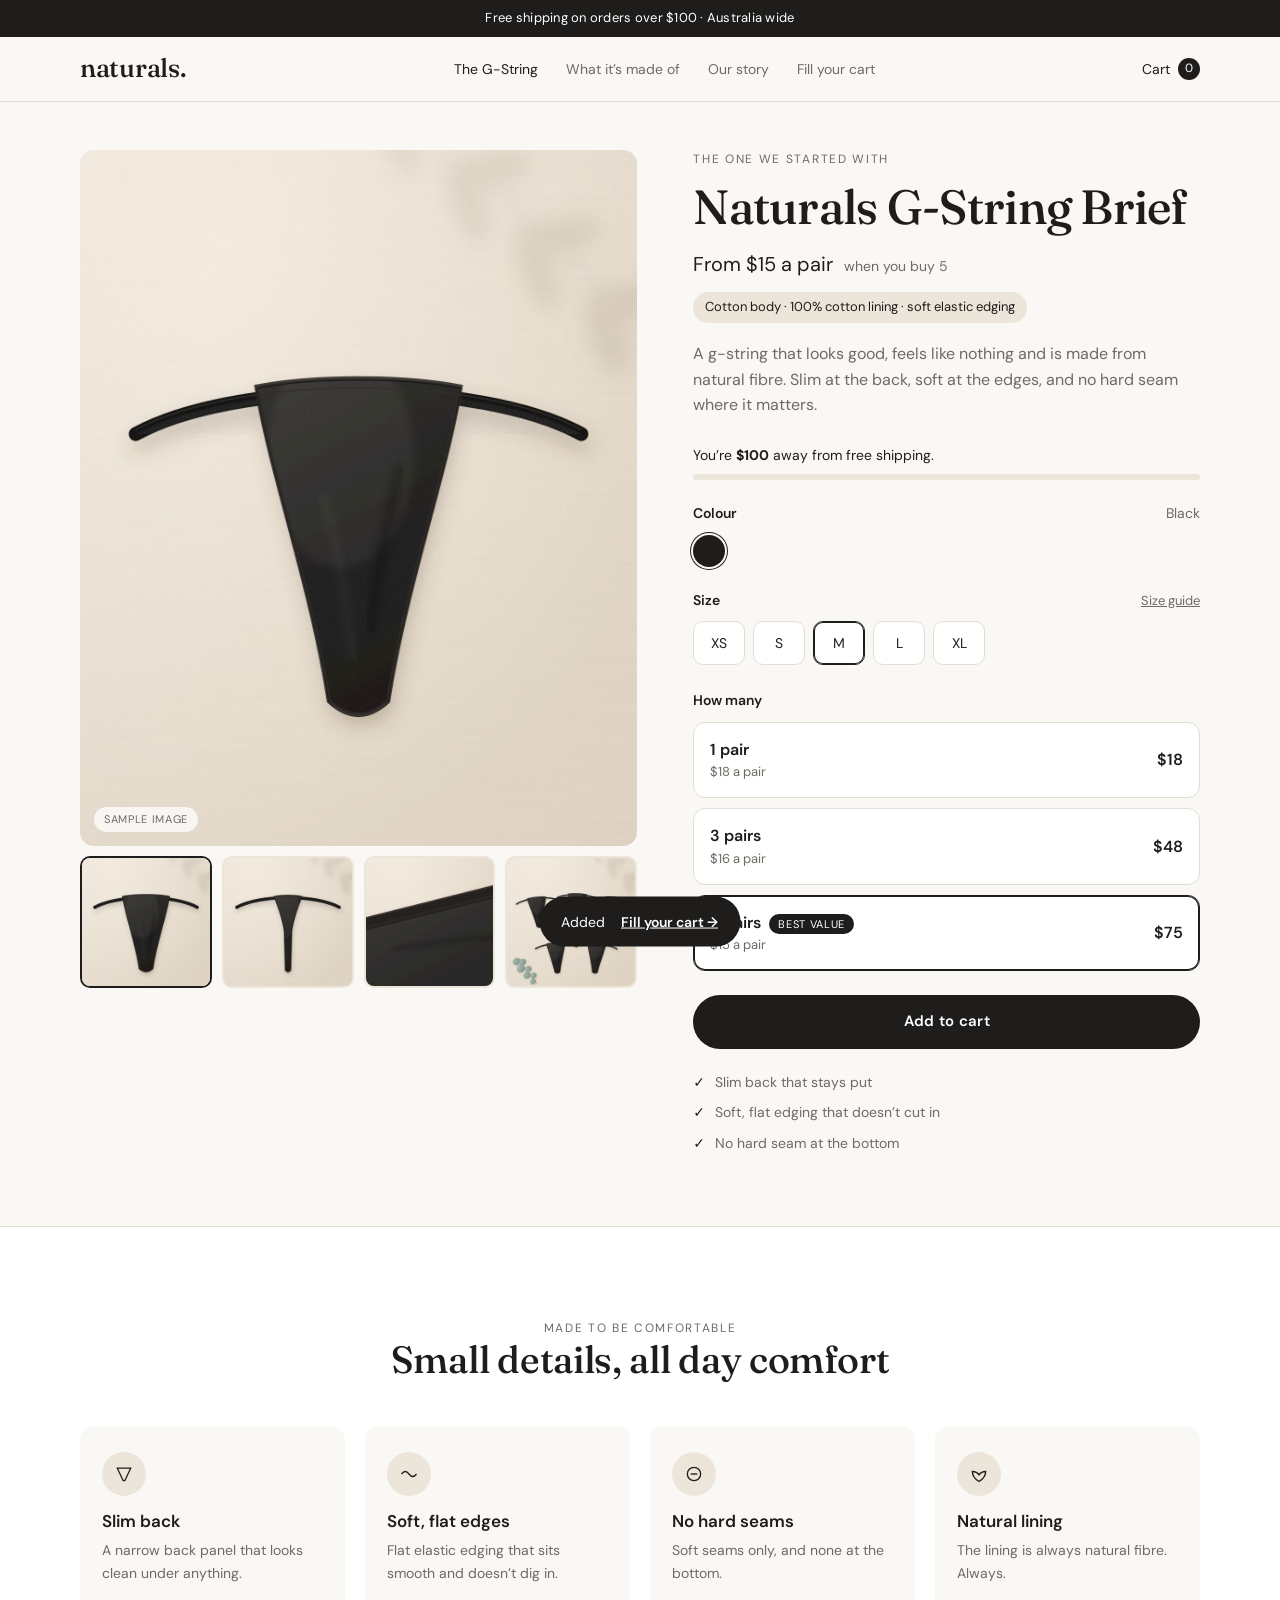
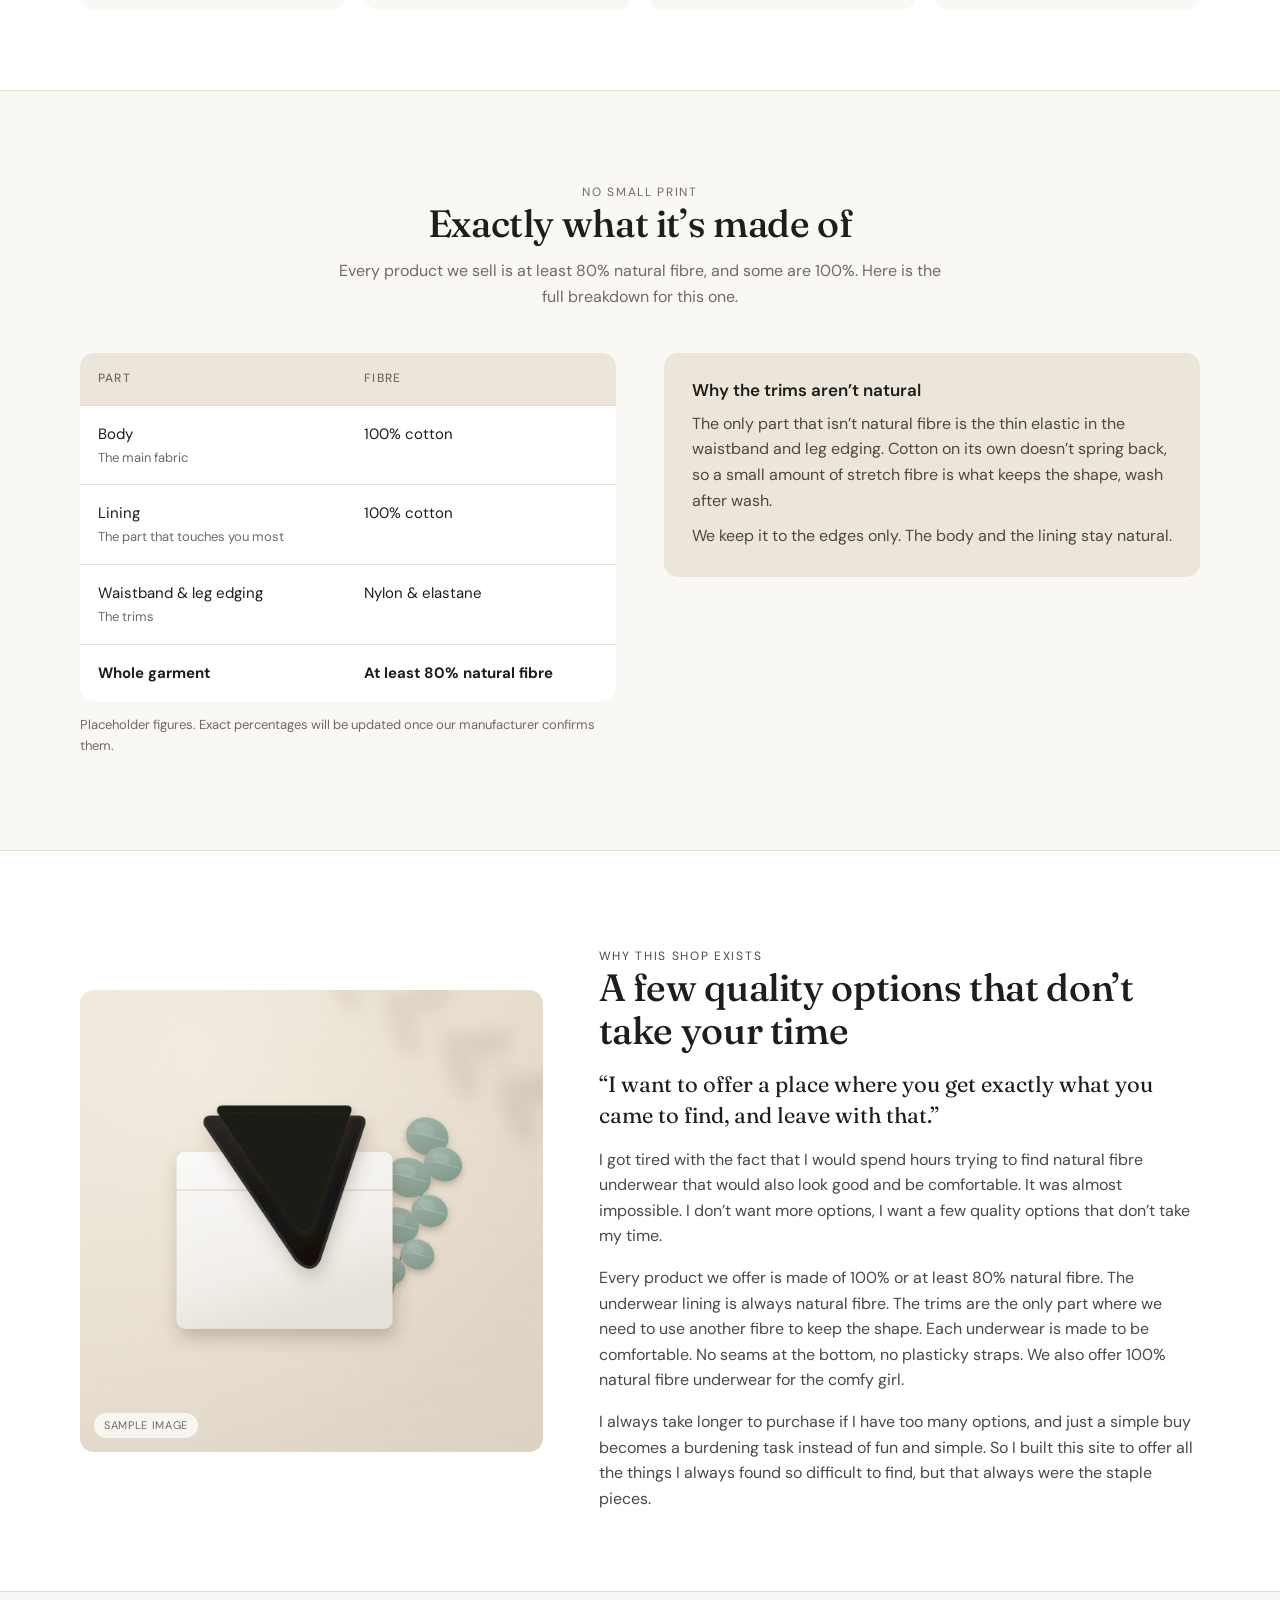
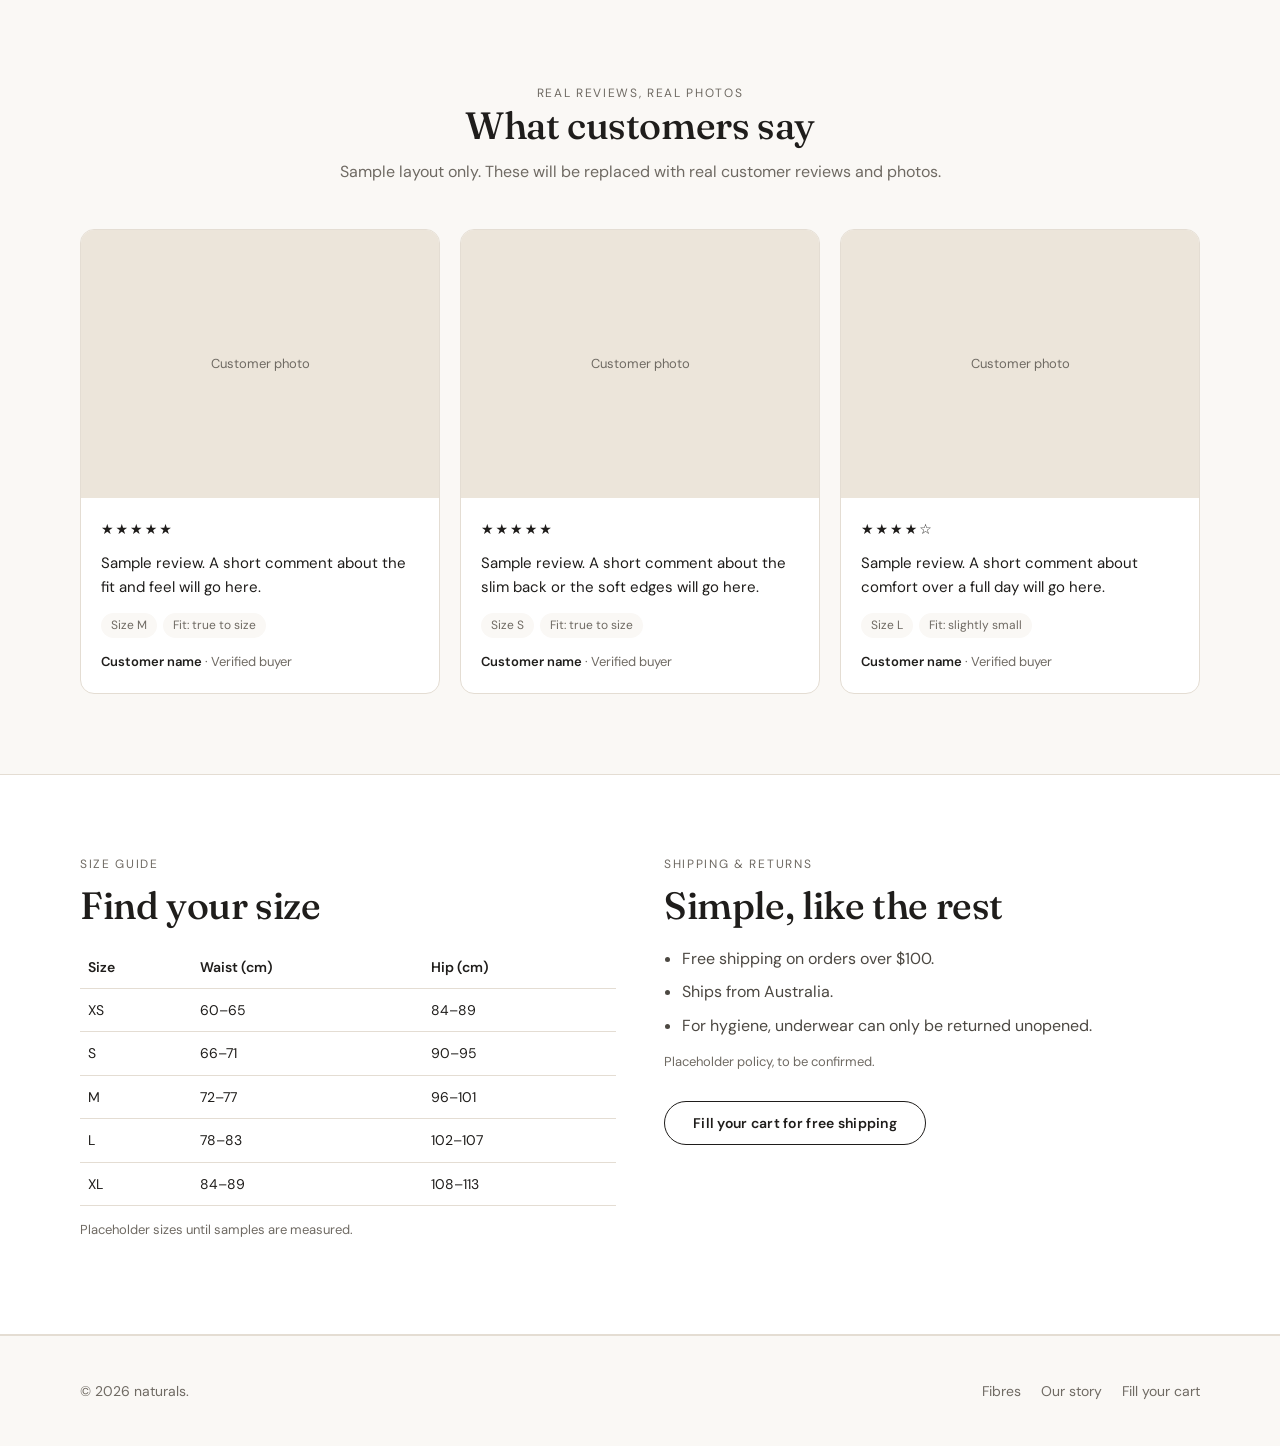
<file: index.html>
<!doctype html>
<html lang="en-AU">
<head>
  <meta charset="utf-8">
  <meta name="viewport" content="width=device-width, initial-scale=1">
  <title>Naturals G-String Brief, Black</title>
  <meta name="description" content="A natural-fibre g-string that looks good and feels good. Cotton body, natural lining, slim back, soft edges.">
  <link rel="preconnect" href="https://fonts.googleapis.com">
  <link rel="preconnect" href="https://fonts.gstatic.com" crossorigin>
  <link href="https://fonts.googleapis.com/css2?family=DM+Sans:wght@400;500;600&family=Fraunces:opsz,wght@9..144,400;9..144,500&display=swap" rel="stylesheet">
  <link rel="stylesheet" href="css/style.css">
</head>
<body>

  <div class="announce">Free shipping on orders over <span data-free-min>$100</span> · Australia wide</div>

  <header class="site-header">
    <div class="wrap">
      <a class="logo" href="index.html">naturals.</a>
      <nav class="nav" aria-label="Main">
        <a href="index.html" aria-current="page">The G-String</a>
        <a href="#fibres">What it’s made of</a>
        <a href="#story">Our story</a>
        <a href="fill-your-cart.html">Fill your cart</a>
      </nav>
      <a class="cart-link" href="fill-your-cart.html" aria-label="Cart">
        Cart <span class="cart-count" data-cart-count>0</span>
      </a>
    </div>
  </header>

  <main>
    <!-- ================= PRODUCT ================= -->
    <div class="wrap">
      <div class="product">
        <div class="gallery">
          <div class="gallery-main">
            <img id="gallery-img" src="images/gstring-front.jpg" alt="Naturals G-String Brief in black, front view" width="1200" height="1500">
            <span class="placeholder-tag">Sample image</span>
          </div>
          <div class="thumbs" role="group" aria-label="Photos">
            <button class="thumb" type="button" aria-pressed="true" data-src="images/gstring-front.jpg" data-alt="Front view"><img src="images/gstring-front.jpg" alt="" loading="lazy"><span class="sr-only">Front</span></button>
            <button class="thumb" type="button" aria-pressed="false" data-src="images/gstring-back.jpg" data-alt="Slim back view"><img src="images/gstring-back.jpg" alt="" loading="lazy"><span class="sr-only">Slim back</span></button>
            <button class="thumb" type="button" aria-pressed="false" data-src="images/gstring-edge.jpg" data-alt="Close-up of the soft flat elastic edge"><img src="images/gstring-edge.jpg" alt="" loading="lazy"><span class="sr-only">Soft edge close-up</span></button>
            <button class="thumb" type="button" aria-pressed="false" data-src="images/gstring-5pack.jpg" data-alt="Five black g-strings laid out"><img src="images/gstring-5pack.jpg" alt="" loading="lazy"><span class="sr-only">5-pair pack</span></button>
          </div>
        </div>

        <div class="buy">
          <p class="eyebrow">The one we started with</p>
          <h1>Naturals G-String Brief</h1>
          <p class="price">From <span data-from-price>$15</span> a pair <small>when you buy 5</small></p>
          <span class="fibre-line">Cotton body · 100% cotton lining · soft elastic edging</span>
          <p class="lede">A g-string that looks good, feels like nothing and is made from natural fibre. Slim at the back, soft at the edges, and no hard seam where it matters.</p>

          <div class="ship-progress">
            <span data-ship-text>You’re <b>$100</b> away from free shipping.</span>
            <div class="bar"><i data-ship-bar></i></div>
          </div>

          <form id="product-form">
            <p class="option-label">Colour <span style="font-weight:400;color:var(--muted)">Black</span></p>
            <div class="choices" style="margin-bottom:22px">
              <span title="Black" style="width:32px;height:32px;border-radius:50%;background:#1f1d1b;box-shadow:0 0 0 2px var(--bg),0 0 0 3px var(--ink)"></span>
            </div>

            <p class="option-label">Size <a href="#sizes">Size guide</a></p>
            <div class="choices">
              <label class="choice"><input type="radio" name="size" value="XS"><span>XS</span></label>
              <label class="choice"><input type="radio" name="size" value="S"><span>S</span></label>
              <label class="choice"><input type="radio" name="size" value="M" checked><span>M</span></label>
              <label class="choice"><input type="radio" name="size" value="L"><span>L</span></label>
              <label class="choice"><input type="radio" name="size" value="XL"><span>XL</span></label>
            </div>

            <p class="option-label">How many</p>
            <div class="packs">
              <label class="pack">
                <input type="radio" name="pack" value="1">
                <span><span><b>1 pair</b><span class="each" data-pack-each="1"></span></span><span class="amt" data-pack-price="1"></span></span>
              </label>
              <label class="pack">
                <input type="radio" name="pack" value="3">
                <span><span><b>3 pairs</b><span class="each" data-pack-each="3"></span></span><span class="amt" data-pack-price="3"></span></span>
              </label>
              <label class="pack">
                <input type="radio" name="pack" value="5" checked>
                <span><span><b>5 pairs</b><span class="badge">Best value</span><span class="each" data-pack-each="5"></span></span><span class="amt" data-pack-price="5"></span></span>
              </label>
            </div>

            <button class="btn" type="submit">Add to cart</button>
          </form>

          <ul class="ticks">
            <li>Slim back that stays put</li>
            <li>Soft, flat edging that doesn’t cut in</li>
            <li>No hard seam at the bottom</li>
          </ul>
        </div>
      </div>
    </div>

    <!-- ================= FEATURES ================= -->
    <section class="block tint">
      <div class="wrap">
        <div class="section-head">
          <p class="eyebrow">Made to be comfortable</p>
          <h2>Small details, all day comfort</h2>
        </div>
        <div class="features">
          <div class="feature">
            <div class="icon"><svg width="20" height="20" viewBox="0 0 24 24" fill="none" stroke="#1f1d1b" stroke-width="1.6"><path d="M4 5h16L13 20h-2z"/></svg></div>
            <h3>Slim back</h3>
            <p>A narrow back panel that looks clean under anything.</p>
          </div>
          <div class="feature">
            <div class="icon"><svg width="20" height="20" viewBox="0 0 24 24" fill="none" stroke="#1f1d1b" stroke-width="1.6"><path d="M3 12c3-4 6-4 9 0s6 4 9 0"/></svg></div>
            <h3>Soft, flat edges</h3>
            <p>Flat elastic edging that sits smooth and doesn’t dig in.</p>
          </div>
          <div class="feature">
            <div class="icon"><svg width="20" height="20" viewBox="0 0 24 24" fill="none" stroke="#1f1d1b" stroke-width="1.6"><circle cx="12" cy="12" r="8"/><path d="M8 12h8"/></svg></div>
            <h3>No hard seams</h3>
            <p>Soft seams only, and none at the bottom.</p>
          </div>
          <div class="feature">
            <div class="icon"><svg width="20" height="20" viewBox="0 0 24 24" fill="none" stroke="#1f1d1b" stroke-width="1.6"><path d="M12 21c-5-3-8-7-8-12 4 0 6 1 8 4 2-3 4-4 8-4 0 5-3 9-8 12z"/></svg></div>
            <h3>Natural lining</h3>
            <p>The lining is always natural fibre. Always.</p>
          </div>
        </div>
      </div>
    </section>

    <!-- ================= FIBRES ================= -->
    <section class="block" id="fibres">
      <div class="wrap">
        <div class="section-head">
          <p class="eyebrow">No small print</p>
          <h2>Exactly what it’s made of</h2>
          <p>Every product we sell is at least 80% natural fibre, and some are 100%. Here is the full breakdown for this one.</p>
        </div>
        <div class="fibres">
          <div>
            <table class="fibre-table">
              <thead><tr><th>Part</th><th>Fibre</th></tr></thead>
              <tbody>
                <tr><td>Body<small>The main fabric</small></td><td>100% cotton</td></tr>
                <tr><td>Lining<small>The part that touches you most</small></td><td>100% cotton</td></tr>
                <tr><td>Waistband &amp; leg edging<small>The trims</small></td><td>Nylon &amp; elastane</td></tr>
                <tr><td><b>Whole garment</b></td><td><b>At least 80% natural fibre</b></td></tr>
              </tbody>
            </table>
            <p class="note">Placeholder figures. Exact percentages will be updated once our manufacturer confirms them.</p>
          </div>
          <div class="why">
            <h3>Why the trims aren’t natural</h3>
            <p>The only part that isn’t natural fibre is the thin elastic in the waistband and leg edging. Cotton on its own doesn’t spring back, so a small amount of stretch fibre is what keeps the shape, wash after wash.</p>
            <p>We keep it to the edges only. The body and the lining stay natural.</p>
          </div>
        </div>
      </div>
    </section>

    <!-- ================= STORY ================= -->
    <section class="block tint" id="story">
      <div class="wrap story">
        <div class="story-img">
          <img src="images/story.jpg" alt="Folded black g-strings on a white tee with a gum leaf sprig" loading="lazy">
          <span class="placeholder-tag">Sample image</span>
        </div>
        <div class="story-text">
          <p class="eyebrow">Why this shop exists</p>
          <h2>A few quality options that don’t take your time</h2>
          <p class="pull">“I want to offer a place where you get exactly what you came to find, and leave with that.”</p>
          <p>I got tired with the fact that I would spend hours trying to find natural fibre underwear that would also look good and be comfortable. It was almost impossible. I don’t want more options, I want a few quality options that don’t take my time.</p>
          <p>Every product we offer is made of 100% or at least 80% natural fibre. The underwear lining is always natural fibre. The trims are the only part where we need to use another fibre to keep the shape. Each underwear is made to be comfortable. No seams at the bottom, no plasticky straps. We also offer 100% natural fibre underwear for the comfy girl.</p>
          <p>I always take longer to purchase if I have too many options, and just a simple buy becomes a burdening task instead of fun and simple. So I built this site to offer all the things I always found so difficult to find, but that always were the staple pieces.</p>
        </div>
      </div>
    </section>

    <!-- ================= REVIEWS ================= -->
    <section class="block" id="reviews">
      <div class="wrap">
        <div class="section-head">
          <p class="eyebrow">Real reviews, real photos</p>
          <h2>What customers say</h2>
          <p>Sample layout only. These will be replaced with real customer reviews and photos.</p>
        </div>
        <div class="reviews">
          <article class="review">
            <div class="photo">Customer photo</div>
            <div class="body">
              <div class="stars" aria-label="5 out of 5">★★★★★</div>
              <p>Sample review. A short comment about the fit and feel will go here.</p>
              <div class="meta"><span>Size M</span><span>Fit: true to size</span></div>
              <div class="who">Customer name <em>· Verified buyer</em></div>
            </div>
          </article>
          <article class="review">
            <div class="photo">Customer photo</div>
            <div class="body">
              <div class="stars" aria-label="5 out of 5">★★★★★</div>
              <p>Sample review. A short comment about the slim back or the soft edges will go here.</p>
              <div class="meta"><span>Size S</span><span>Fit: true to size</span></div>
              <div class="who">Customer name <em>· Verified buyer</em></div>
            </div>
          </article>
          <article class="review">
            <div class="photo">Customer photo</div>
            <div class="body">
              <div class="stars" aria-label="4 out of 5">★★★★☆</div>
              <p>Sample review. A short comment about comfort over a full day will go here.</p>
              <div class="meta"><span>Size L</span><span>Fit: slightly small</span></div>
              <div class="who">Customer name <em>· Verified buyer</em></div>
            </div>
          </article>
        </div>
      </div>
    </section>

    <!-- ================= SIZE + SHIPPING ================= -->
    <section class="block tint" id="sizes">
      <div class="wrap two-col">
        <div>
          <p class="eyebrow">Size guide</p>
          <h2>Find your size</h2>
          <table class="size-table">
            <thead><tr><th>Size</th><th>Waist (cm)</th><th>Hip (cm)</th></tr></thead>
            <tbody>
              <tr><td>XS</td><td>60–65</td><td>84–89</td></tr>
              <tr><td>S</td><td>66–71</td><td>90–95</td></tr>
              <tr><td>M</td><td>72–77</td><td>96–101</td></tr>
              <tr><td>L</td><td>78–83</td><td>102–107</td></tr>
              <tr><td>XL</td><td>84–89</td><td>108–113</td></tr>
            </tbody>
          </table>
          <p class="note">Placeholder sizes until samples are measured.</p>
        </div>
        <div>
          <p class="eyebrow">Shipping &amp; returns</p>
          <h2>Simple, like the rest</h2>
          <ul class="plain-list">
            <li>Free shipping on orders over <span data-free-min>$100</span>.</li>
            <li>Ships from Australia.</li>
            <li>For hygiene, underwear can only be returned unopened.</li>
          </ul>
          <p class="note">Placeholder policy, to be confirmed.</p>
          <p style="margin-top:28px"><a class="btn secondary small" href="fill-your-cart.html">Fill your cart for free shipping</a></p>
        </div>
      </div>
    </section>
  </main>

  <footer>
    <div class="wrap">
      <span>© 2026 naturals.</span>
      <span><a href="#fibres">Fibres</a><a href="#story">Our story</a><a href="fill-your-cart.html">Fill your cart</a></span>
    </div>
  </footer>

  <div class="toast" role="status" aria-live="polite">
    <span data-toast-text>Added</span>
    <a href="fill-your-cart.html">Fill your cart →</a>
  </div>

  <script src="js/cart.js"></script>
</body>
</html>
</file>
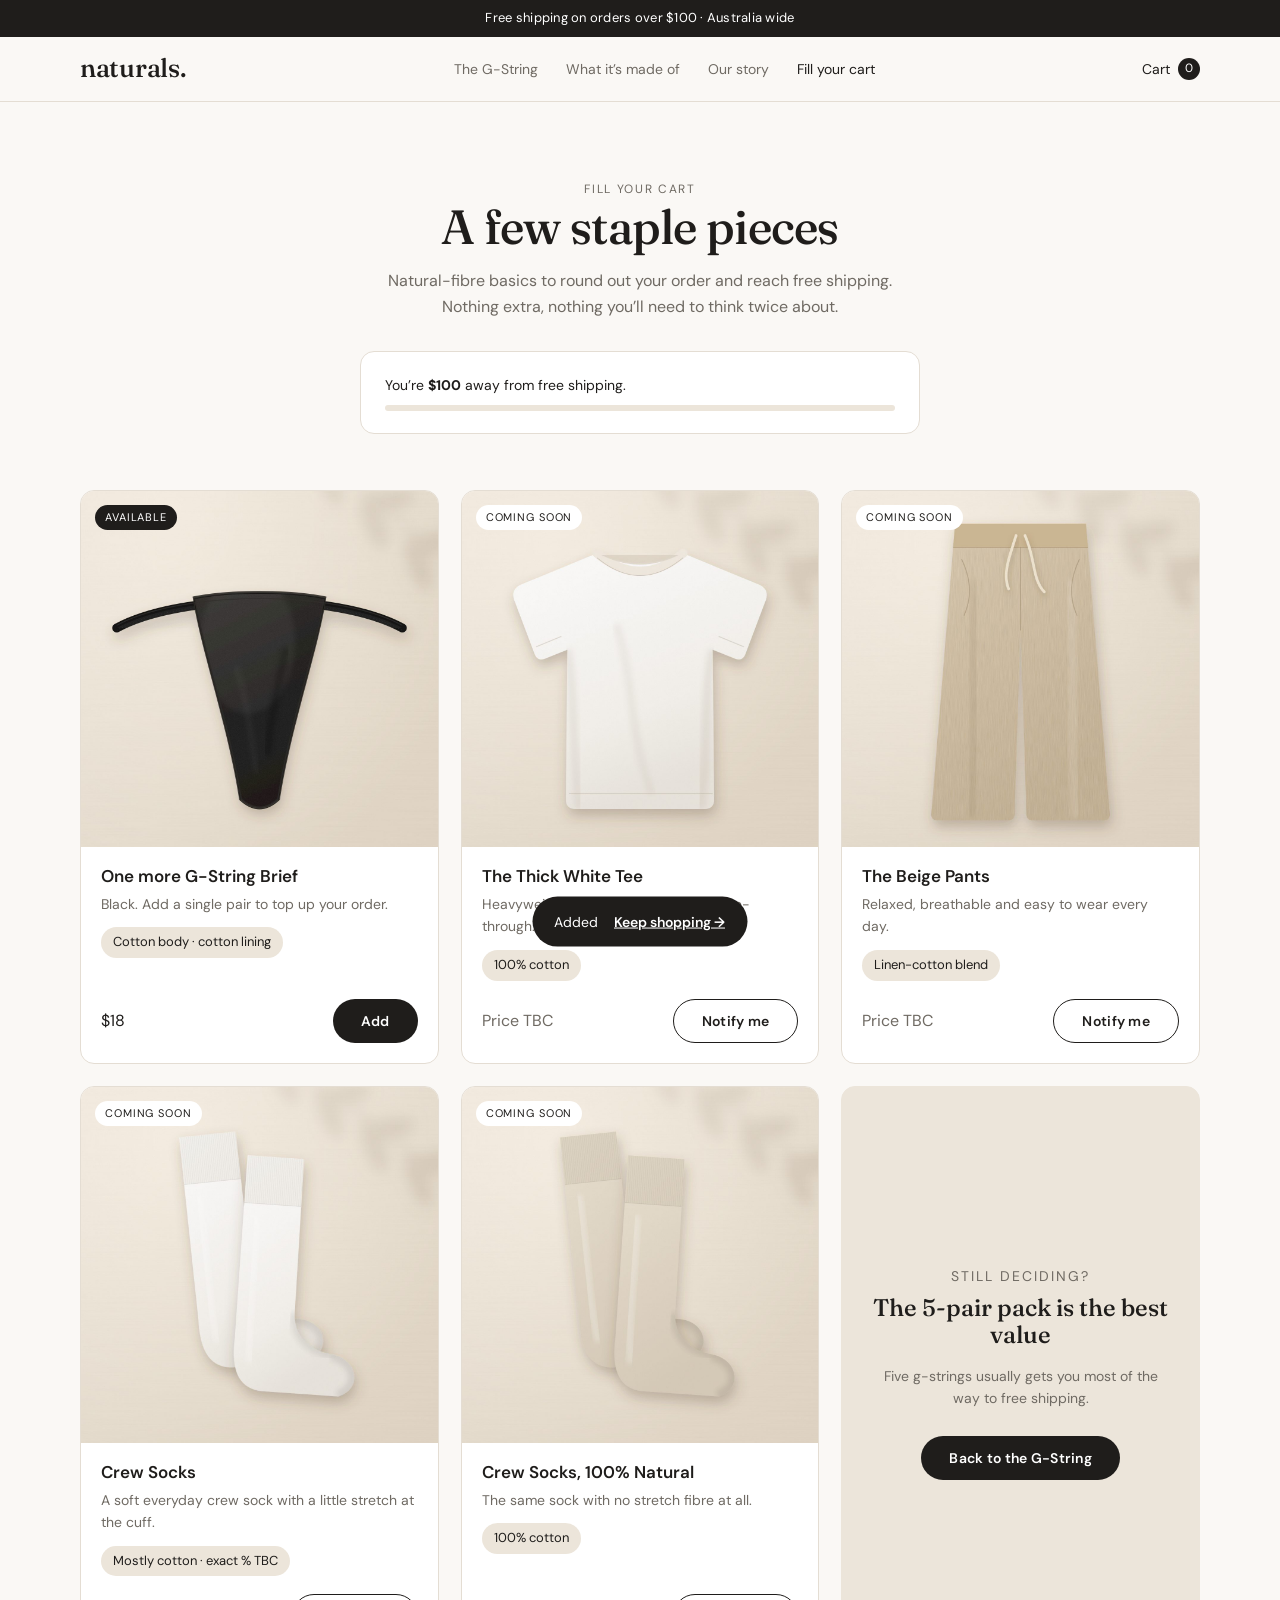
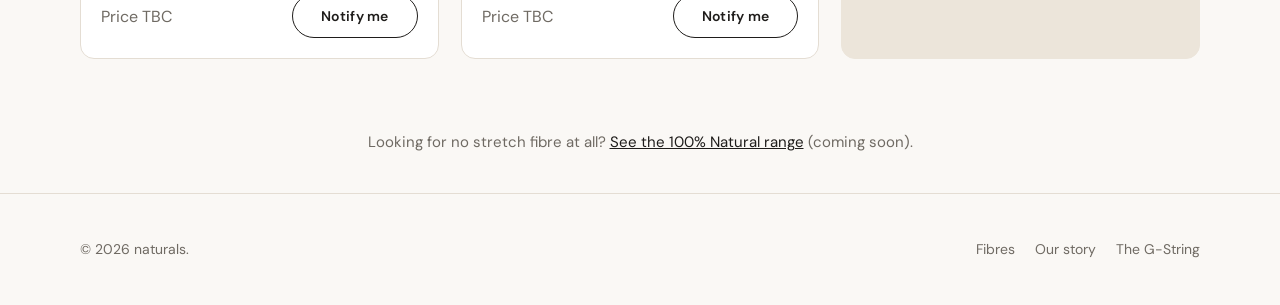
<file: fill-your-cart.html>
<!doctype html>
<html lang="en-AU">
<head>
  <meta charset="utf-8">
  <meta name="viewport" content="width=device-width, initial-scale=1">
  <title>Fill your cart</title>
  <meta name="description" content="A few natural-fibre staple pieces to reach free shipping.">
  <link rel="preconnect" href="https://fonts.googleapis.com">
  <link rel="preconnect" href="https://fonts.gstatic.com" crossorigin>
  <link href="https://fonts.googleapis.com/css2?family=DM+Sans:wght@400;500;600&family=Fraunces:opsz,wght@9..144,400;9..144,500&display=swap" rel="stylesheet">
  <link rel="stylesheet" href="css/style.css">
</head>
<body>

  <div class="announce">Free shipping on orders over <span data-free-min>$100</span> · Australia wide</div>

  <header class="site-header">
    <div class="wrap">
      <a class="logo" href="index.html">naturals.</a>
      <nav class="nav" aria-label="Main">
        <a href="index.html">The G-String</a>
        <a href="index.html#fibres">What it’s made of</a>
        <a href="index.html#story">Our story</a>
        <a href="fill-your-cart.html" aria-current="page">Fill your cart</a>
      </nav>
      <a class="cart-link" href="fill-your-cart.html" aria-label="Cart">
        Cart <span class="cart-count" data-cart-count>0</span>
      </a>
    </div>
  </header>

  <main>
    <div class="wrap">
      <div class="page-hero">
        <p class="eyebrow">Fill your cart</p>
        <h1>A few staple pieces</h1>
        <p>Natural-fibre basics to round out your order and reach free shipping. Nothing extra, nothing you’ll need to think twice about.</p>
      </div>

      <div class="ship-card">
        <div class="ship-progress">
          <span data-ship-text>You’re <b>$100</b> away from free shipping.</span>
          <div class="bar"><i data-ship-bar></i></div>
        </div>
      </div>

      <div class="grid">
        <!-- Extra pair: available now -->
        <article class="card">
          <div class="img">
            <span class="status live">Available</span>
            <img src="images/gstring-front.jpg" alt="Black g-string" loading="lazy">
          </div>
          <div class="info">
            <h3>One more G-String Brief</h3>
            <p>Black. Add a single pair to top up your order.</p>
            <span class="fibre-line">Cotton body · cotton lining</span>
            <div class="row">
              <span data-single-price>$18</span>
              <button class="btn small" type="button" data-add-single>Add</button>
            </div>
          </div>
        </article>

        <!-- Thick white tee -->
        <article class="card">
          <div class="img">
            <span class="status">Coming soon</span>
            <img src="images/tee.jpg" alt="Thick white cotton tee" loading="lazy">
          </div>
          <div class="info">
            <h3>The Thick White Tee</h3>
            <p>Heavyweight, holds its shape, never see-through.</p>
            <span class="fibre-line">100% cotton</span>
            <div class="row">
              <span style="color:var(--muted)">Price TBC</span>
              <button class="btn small secondary" type="button" data-notify>Notify me</button>
            </div>
          </div>
        </article>

        <!-- Beige linen-cotton pants -->
        <article class="card">
          <div class="img">
            <span class="status">Coming soon</span>
            <img src="images/pants.jpg" alt="Beige linen-cotton pants" loading="lazy">
          </div>
          <div class="info">
            <h3>The Beige Pants</h3>
            <p>Relaxed, breathable and easy to wear every day.</p>
            <span class="fibre-line">Linen-cotton blend</span>
            <div class="row">
              <span style="color:var(--muted)">Price TBC</span>
              <button class="btn small secondary" type="button" data-notify>Notify me</button>
            </div>
          </div>
        </article>

        <!-- Crew socks, mostly natural -->
        <article class="card">
          <div class="img">
            <span class="status">Coming soon</span>
            <img src="images/socks.jpg" alt="White crew socks" loading="lazy">
          </div>
          <div class="info">
            <h3>Crew Socks</h3>
            <p>A soft everyday crew sock with a little stretch at the cuff.</p>
            <span class="fibre-line">Mostly cotton · exact % TBC</span>
            <div class="row">
              <span style="color:var(--muted)">Price TBC</span>
              <button class="btn small secondary" type="button" data-notify>Notify me</button>
            </div>
          </div>
        </article>

        <!-- Crew socks, 100% cotton -->
        <article class="card">
          <div class="img">
            <span class="status">Coming soon</span>
            <img src="images/socks-cotton.jpg" alt="Oat 100% cotton crew socks" loading="lazy">
          </div>
          <div class="info">
            <h3>Crew Socks, 100% Natural</h3>
            <p>The same sock with no stretch fibre at all.</p>
            <span class="fibre-line">100% cotton</span>
            <div class="row">
              <span style="color:var(--muted)">Price TBC</span>
              <button class="btn small secondary" type="button" data-notify>Notify me</button>
            </div>
          </div>
        </article>

        <!-- Back to main -->
        <article class="card" style="background:var(--sand);border-color:var(--sand)">
          <div class="info" style="justify-content:center;text-align:center;padding:40px 28px">
            <p class="eyebrow">Still deciding?</p>
            <h3 style="font-family:var(--serif);font-size:24px;font-weight:500">The 5-pair pack is the best value</h3>
            <p style="margin:10px 0 20px">Five g-strings usually gets you most of the way to free shipping.</p>
            <a class="btn small" href="index.html" style="align-self:center">Back to the G-String</a>
          </div>
        </article>
      </div>

      <p class="quiet-link">Looking for no stretch fibre at all? <a href="#">See the 100% Natural range</a> (coming soon).</p>
    </div>
  </main>

  <footer>
    <div class="wrap">
      <span>© 2026 naturals.</span>
      <span><a href="index.html#fibres">Fibres</a><a href="index.html#story">Our story</a><a href="index.html">The G-String</a></span>
    </div>
  </footer>

  <div class="toast" role="status" aria-live="polite">
    <span data-toast-text>Added</span>
    <a href="index.html">Keep shopping →</a>
  </div>

  <script src="js/cart.js"></script>
</body>
</html>
</file>
<file: css/style.css>
/* ------------------------------------------------------------------
   Colours and fonts. Change these few lines to restyle the whole site.
------------------------------------------------------------------ */
:root {
  --bg: #faf8f5;          /* warm off-white page background */
  --surface: #ffffff;
  --sand: #ece5da;        /* soft beige for panels */
  --sand-dark: #d9cfc0;
  --ink: #1f1d1b;         /* near-black text */
  --muted: #6f6a63;       /* grey text */
  --line: #e4ddd3;        /* thin borders */
  --accent: #1f1d1b;      /* buttons */
  --radius: 14px;
  --font: "DM Sans", system-ui, -apple-system, "Segoe UI", sans-serif;
  --serif: "Fraunces", Georgia, serif;
}

* { box-sizing: border-box; }
html { scroll-behavior: smooth; }
body {
  margin: 0;
  background: var(--bg);
  color: var(--ink);
  font-family: var(--font);
  font-size: 16px;
  line-height: 1.6;
  -webkit-font-smoothing: antialiased;
}
img, svg { display: block; max-width: 100%; }
a { color: inherit; }
.wrap { max-width: 1160px; margin: 0 auto; padding: 0 20px; }

/* ---------- Announcement bar + header ---------- */
.announce {
  background: var(--ink);
  color: #fff;
  text-align: center;
  font-size: 13px;
  letter-spacing: .02em;
  padding: 8px 16px;
}
.site-header {
  position: sticky; top: 0; z-index: 10;
  background: rgba(250, 248, 245, .92);
  backdrop-filter: blur(8px);
  border-bottom: 1px solid var(--line);
}
.site-header .wrap {
  display: flex; align-items: center; justify-content: space-between;
  height: 64px; gap: 16px;
}
.logo {
  font-family: var(--serif);
  font-size: 26px; font-weight: 500;
  text-decoration: none; letter-spacing: -.01em;
}
.nav { display: flex; gap: 28px; font-size: 14px; }
.nav a { text-decoration: none; color: var(--muted); }
.nav a:hover, .nav a[aria-current="page"] { color: var(--ink); }
.cart-link {
  display: inline-flex; align-items: center; gap: 8px;
  text-decoration: none; font-size: 14px;
}
.cart-count {
  min-width: 22px; height: 22px; padding: 0 6px;
  border-radius: 11px; background: var(--ink); color: #fff;
  font-size: 12px; display: inline-flex; align-items: center; justify-content: center;
}
@media (max-width: 720px) { .nav { display: none; } }

/* ---------- Product hero ---------- */
.product {
  display: grid; grid-template-columns: 1.1fr 1fr; gap: 56px;
  padding: 48px 0 72px;
}
@media (max-width: 880px) { .product { grid-template-columns: 1fr; gap: 28px; padding-top: 24px; } }

.gallery-main {
  background: var(--sand);
  border-radius: var(--radius);
  aspect-ratio: 4 / 5;
  display: flex; align-items: center; justify-content: center;
  position: relative; overflow: hidden;
}
.gallery-main svg { width: 72%; }
.placeholder-tag {
  position: absolute; left: 14px; bottom: 14px;
  font-size: 11px; letter-spacing: .06em; text-transform: uppercase;
  background: rgba(255,255,255,.75); padding: 4px 10px; border-radius: 20px; color: var(--muted);
}
.thumbs { display: grid; grid-template-columns: repeat(4, 1fr); gap: 10px; margin-top: 10px; }
.thumb {
  background: var(--sand); border: 2px solid transparent; border-radius: 10px;
  aspect-ratio: 1; display: flex; align-items: center; justify-content: center;
  font-size: 11px; color: var(--muted); cursor: pointer; padding: 6px; text-align: center;
  font-family: inherit;
}
.thumb[aria-pressed="true"] { border-color: var(--ink); }

.eyebrow {
  font-size: 12px; letter-spacing: .14em; text-transform: uppercase; color: var(--muted);
  margin: 0 0 10px;
}
h1, h2, h3 { font-weight: 500; line-height: 1.15; margin: 0; }
h1 { font-family: var(--serif); font-size: clamp(34px, 4.6vw, 48px); letter-spacing: -.015em; }
h2 { font-family: var(--serif); font-size: clamp(28px, 3.4vw, 38px); letter-spacing: -.01em; }
h3 { font-size: 17px; font-weight: 600; }

.price { font-size: 20px; margin: 14px 0 6px; }
.price small { color: var(--muted); font-size: 14px; margin-left: 6px; }
.fibre-line {
  display: inline-block; font-size: 13px; background: var(--sand);
  border-radius: 20px; padding: 5px 12px; margin: 6px 0 18px;
}
.lede { color: var(--muted); margin: 0 0 26px; max-width: 46ch; }

.option-label {
  display: flex; justify-content: space-between; align-items: baseline;
  font-size: 14px; font-weight: 600; margin: 0 0 10px;
}
.option-label a { font-weight: 400; color: var(--muted); font-size: 13px; }
.choices { display: flex; flex-wrap: wrap; gap: 8px; margin-bottom: 24px; }
.choice input { position: absolute; opacity: 0; pointer-events: none; }
.choice span {
  display: inline-flex; align-items: center; justify-content: center;
  min-width: 52px; height: 44px; padding: 0 16px;
  border: 1px solid var(--line); border-radius: 10px; background: var(--surface);
  font-size: 14px; cursor: pointer; transition: border-color .15s;
}
.choice input:checked + span { border-color: var(--ink); box-shadow: inset 0 0 0 1px var(--ink); }
.choice input:focus-visible + span { outline: 2px solid var(--ink); outline-offset: 2px; }

.packs { display: grid; gap: 10px; margin-bottom: 24px; }
.pack input { position: absolute; opacity: 0; pointer-events: none; }
.pack > span {
  display: flex; justify-content: space-between; align-items: center; gap: 12px;
  border: 1px solid var(--line); border-radius: 12px; background: var(--surface);
  padding: 14px 16px; cursor: pointer;
}
.pack input:checked + span { border-color: var(--ink); box-shadow: inset 0 0 0 1px var(--ink); }
.pack input:focus-visible + span { outline: 2px solid var(--ink); outline-offset: 2px; }
.pack b { font-weight: 600; }
.pack .each { color: var(--muted); font-size: 13px; display: block; }
.pack .badge {
  font-size: 11px; letter-spacing: .06em; text-transform: uppercase;
  background: var(--ink); color: #fff; border-radius: 20px; padding: 3px 9px; margin-left: 8px;
}
.pack .amt { font-weight: 600; white-space: nowrap; }

.btn {
  display: inline-flex; align-items: center; justify-content: center;
  height: 54px; padding: 0 28px; width: 100%;
  border: 0; border-radius: 40px; background: var(--accent); color: #fff;
  font: 600 15px/1 var(--font); letter-spacing: .02em; cursor: pointer;
  text-decoration: none; transition: opacity .15s;
}
.btn:hover { opacity: .88; }
.btn.secondary { background: transparent; color: var(--ink); border: 1px solid var(--ink); }
.btn.small { height: 44px; font-size: 14px; width: auto; }
.btn[disabled] { background: var(--sand-dark); color: var(--muted); cursor: default; opacity: 1; }

.ticks { list-style: none; padding: 0; margin: 22px 0 0; display: grid; gap: 8px; font-size: 14px; color: var(--muted); }
.ticks li::before { content: "✓"; color: var(--ink); margin-right: 10px; }

/* Free-shipping progress */
.ship-progress { margin: 0 0 22px; font-size: 14px; }
.ship-progress .bar { height: 6px; background: var(--sand); border-radius: 6px; overflow: hidden; margin-top: 8px; }
.ship-progress .bar i { display: block; height: 100%; width: 0; background: var(--ink); border-radius: 6px; transition: width .4s ease; }

/* ---------- Sections ---------- */
section.block { padding: 80px 0; }
section.block.tint { background: var(--surface); border-top: 1px solid var(--line); border-bottom: 1px solid var(--line); }
.section-head { text-align: center; max-width: 620px; margin: 0 auto 44px; }
.section-head p { color: var(--muted); margin: 12px 0 0; }

.features { display: grid; grid-template-columns: repeat(4, 1fr); gap: 20px; }
@media (max-width: 880px) { .features { grid-template-columns: repeat(2, 1fr); } }
@media (max-width: 480px) { .features { grid-template-columns: 1fr; } }
.feature { background: var(--bg); border-radius: var(--radius); padding: 26px 22px; }
.feature .icon {
  width: 44px; height: 44px; border-radius: 50%; background: var(--sand);
  display: flex; align-items: center; justify-content: center; margin-bottom: 16px;
}
.feature p { color: var(--muted); font-size: 14px; margin: 8px 0 0; }

/* Fibre table */
.fibres { display: grid; grid-template-columns: 1fr 1fr; gap: 48px; align-items: start; }
@media (max-width: 880px) { .fibres { grid-template-columns: 1fr; } }
.fibre-table { width: 100%; border-collapse: collapse; background: var(--surface); border-radius: var(--radius); overflow: hidden; font-size: 15px; }
.fibre-table th, .fibre-table td { text-align: left; padding: 16px 18px; border-bottom: 1px solid var(--line); vertical-align: top; }
.fibre-table tr:last-child td { border-bottom: 0; }
.fibre-table th { font-size: 12px; letter-spacing: .1em; text-transform: uppercase; color: var(--muted); font-weight: 500; background: var(--sand); }
.fibre-table td small { display: block; color: var(--muted); font-size: 13px; margin-top: 2px; }
.note { font-size: 13px; color: var(--muted); margin-top: 14px; }
.why { background: var(--sand); border-radius: var(--radius); padding: 28px; }
.why p { margin: 10px 0 0; color: #4c4842; }

/* Story */
.story { display: grid; grid-template-columns: 1fr 1.3fr; gap: 56px; align-items: center; }
@media (max-width: 880px) { .story { grid-template-columns: 1fr; gap: 28px; } }
.story-img { background: var(--sand); border-radius: var(--radius); aspect-ratio: 1; position: relative; display: flex; align-items: center; justify-content: center; }
.story-text p { color: #4c4842; margin: 16px 0 0; }
.story-text p.pull { font-family: var(--serif); font-size: 22px; line-height: 1.4; color: var(--ink); }

/* Reviews */
.reviews { display: grid; grid-template-columns: repeat(3, 1fr); gap: 20px; }
@media (max-width: 880px) { .reviews { grid-template-columns: 1fr; } }
.review { background: var(--surface); border: 1px solid var(--line); border-radius: var(--radius); overflow: hidden; }
.review .photo { background: var(--sand); aspect-ratio: 4 / 3; display: flex; align-items: center; justify-content: center; color: var(--muted); font-size: 13px; position: relative; }
.review .body { padding: 20px; }
.stars { letter-spacing: 2px; font-size: 14px; }
.review p { margin: 10px 0 14px; font-size: 15px; }
.review .meta { display: flex; flex-wrap: wrap; gap: 6px; font-size: 12px; }
.review .meta span { background: var(--bg); border-radius: 20px; padding: 3px 10px; color: var(--muted); }
.review .who { font-size: 13px; font-weight: 600; margin-top: 14px; }
.review .who em { font-style: normal; font-weight: 400; color: var(--muted); }

/* Size guide + shipping */
.two-col { display: grid; grid-template-columns: 1fr 1fr; gap: 48px; }
@media (max-width: 880px) { .two-col { grid-template-columns: 1fr; } }
.size-table { width: 100%; border-collapse: collapse; font-size: 14px; margin-top: 18px; }
.size-table th, .size-table td { padding: 10px 8px; border-bottom: 1px solid var(--line); text-align: left; }
.size-table th { font-weight: 600; }
.plain-list { padding-left: 18px; color: #4c4842; margin: 18px 0 0; }
.plain-list li { margin-bottom: 8px; }

/* Fill-your-cart page */
.page-hero { text-align: center; padding: 64px 0 32px; }
.page-hero p { color: var(--muted); max-width: 520px; margin: 14px auto 0; }
.ship-card { max-width: 560px; margin: 0 auto 56px; background: var(--surface); border: 1px solid var(--line); border-radius: var(--radius); padding: 22px 24px; }
.ship-card .ship-progress { margin: 0; }
.grid { display: grid; grid-template-columns: repeat(3, 1fr); gap: 22px; }
@media (max-width: 880px) { .grid { grid-template-columns: repeat(2, 1fr); } }
@media (max-width: 520px) { .grid { grid-template-columns: 1fr; } }
.card { background: var(--surface); border: 1px solid var(--line); border-radius: var(--radius); overflow: hidden; display: flex; flex-direction: column; }
.card .img { background: var(--sand); aspect-ratio: 1; display: flex; align-items: center; justify-content: center; position: relative; }
.card .img svg { width: 58%; }
.card .info { padding: 20px; display: flex; flex-direction: column; gap: 6px; flex: 1; }
.card .info p { margin: 0; color: var(--muted); font-size: 14px; }
.card .fibre-line { align-self: flex-start; margin: 6px 0 12px; }
.card .row { display: flex; justify-content: space-between; align-items: center; margin-top: auto; gap: 10px; }
.status {
  position: absolute; top: 14px; left: 14px;
  font-size: 11px; letter-spacing: .08em; text-transform: uppercase;
  background: var(--surface); border-radius: 20px; padding: 4px 10px;
}
.status.live { background: var(--ink); color: #fff; }
.quiet-link { text-align: center; padding: 56px 0 24px; color: var(--muted); font-size: 15px; }
.quiet-link a { color: var(--ink); }

/* Toast */
.toast {
  position: fixed; left: 50%; bottom: 24px; transform: translate(-50%, 140%);
  background: var(--ink); color: #fff; border-radius: 40px; padding: 14px 22px;
  font-size: 14px; display: flex; gap: 16px; align-items: center;
  transition: transform .3s ease; z-index: 50; max-width: calc(100% - 32px);
}
.toast.show { transform: translate(-50%, 0); }
.toast a { color: #fff; font-weight: 600; white-space: nowrap; }

/* Footer */
footer { border-top: 1px solid var(--line); padding: 44px 0; font-size: 14px; color: var(--muted); }
footer .wrap { display: flex; justify-content: space-between; flex-wrap: wrap; gap: 16px; }
footer a { text-decoration: none; margin-left: 20px; }
footer a:first-child { margin-left: 0; }

/* ---------- Product images ---------- */
.gallery-main img, .story-img img, .card .img img, .thumb img {
  width: 100%; height: 100%; object-fit: cover;
}
.story-img, .card .img { overflow: hidden; }
.thumb { padding: 0; overflow: hidden; }
.sr-only { position: absolute; width: 1px; height: 1px; overflow: hidden; clip: rect(0 0 0 0); white-space: nowrap; }
</file>
